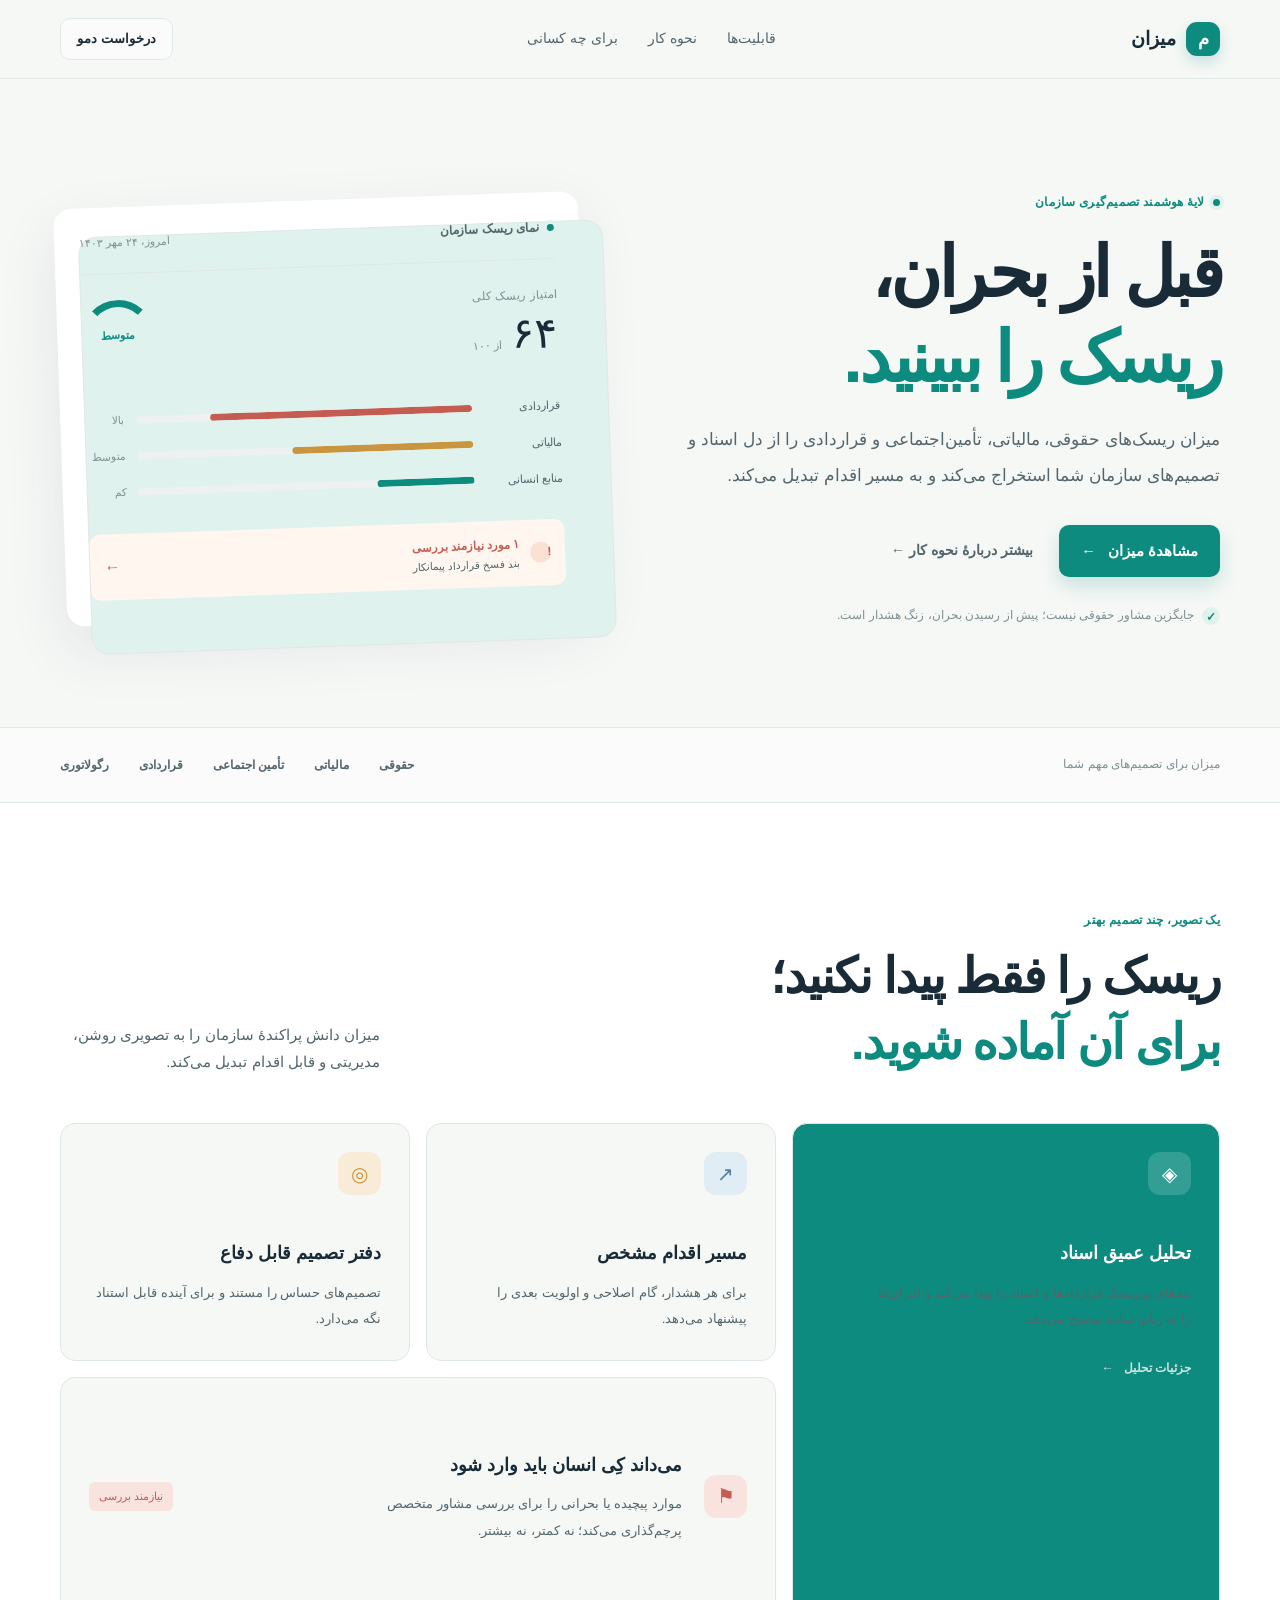
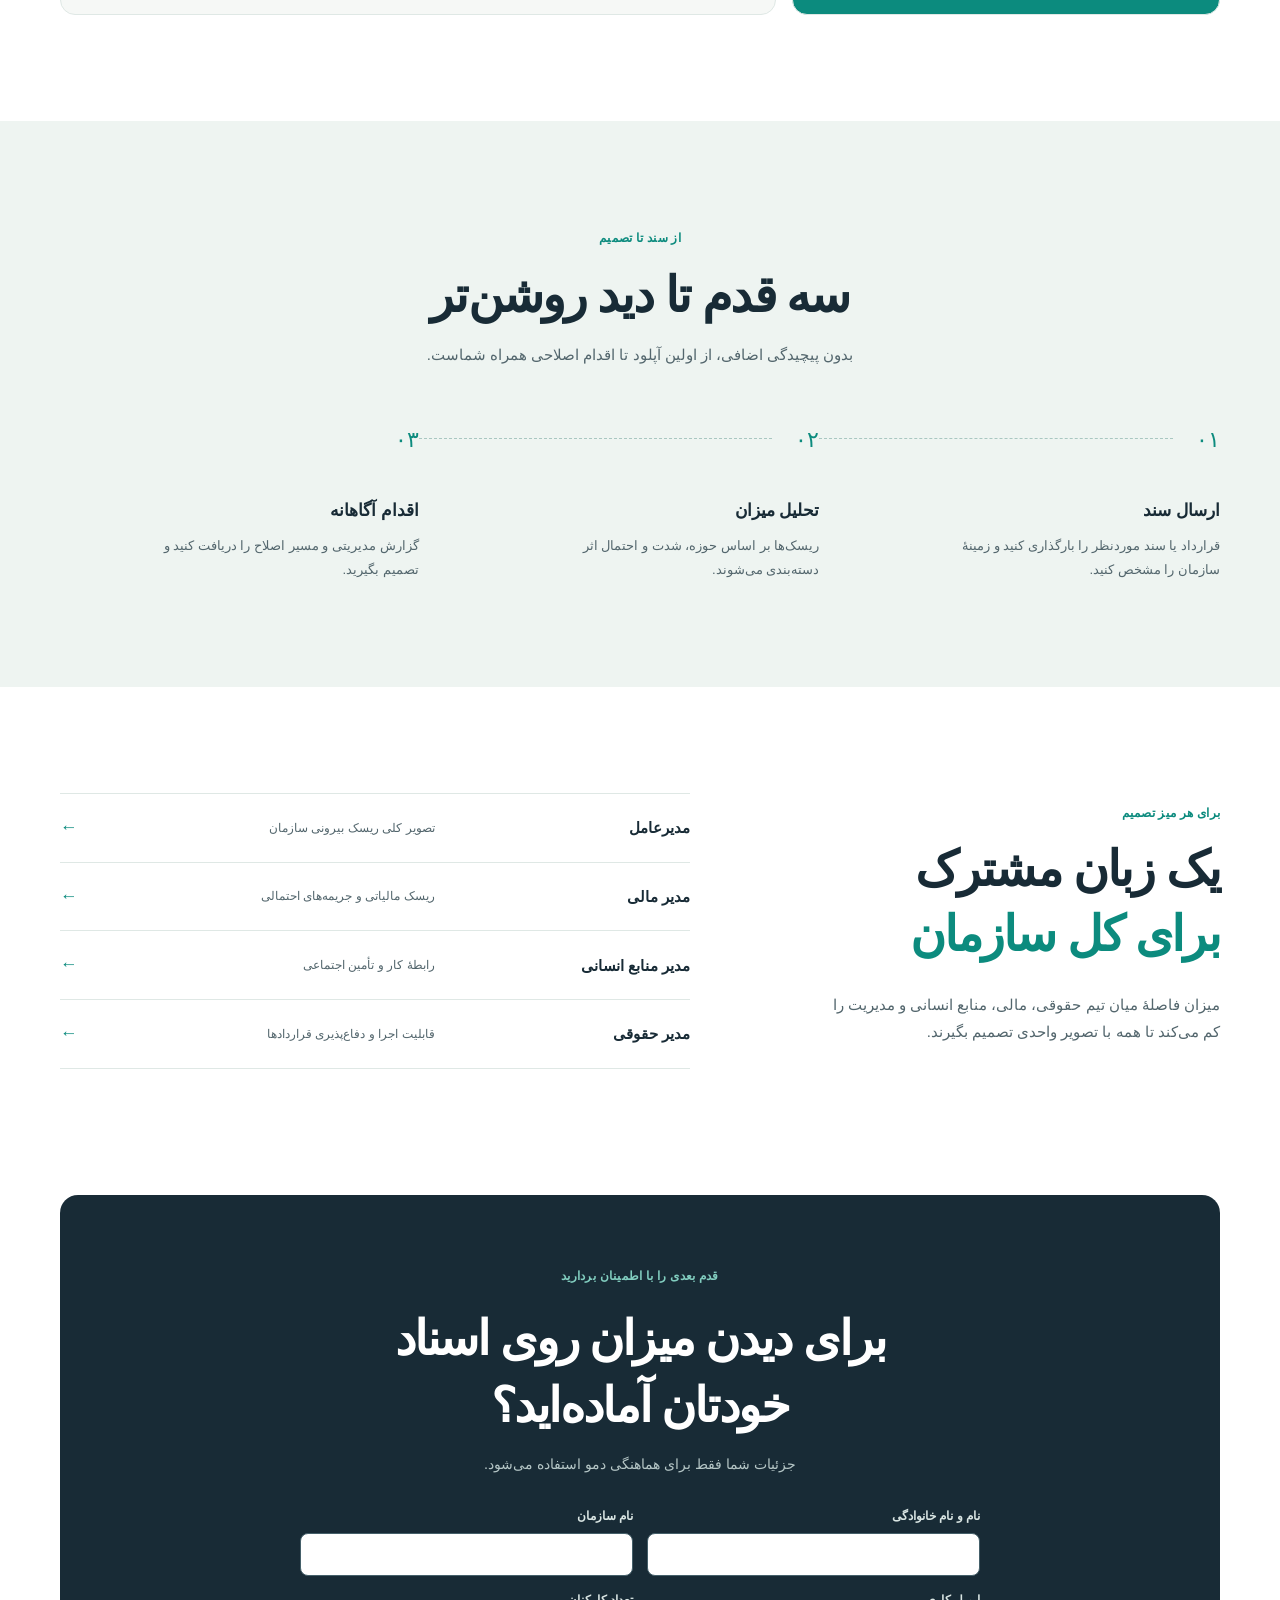
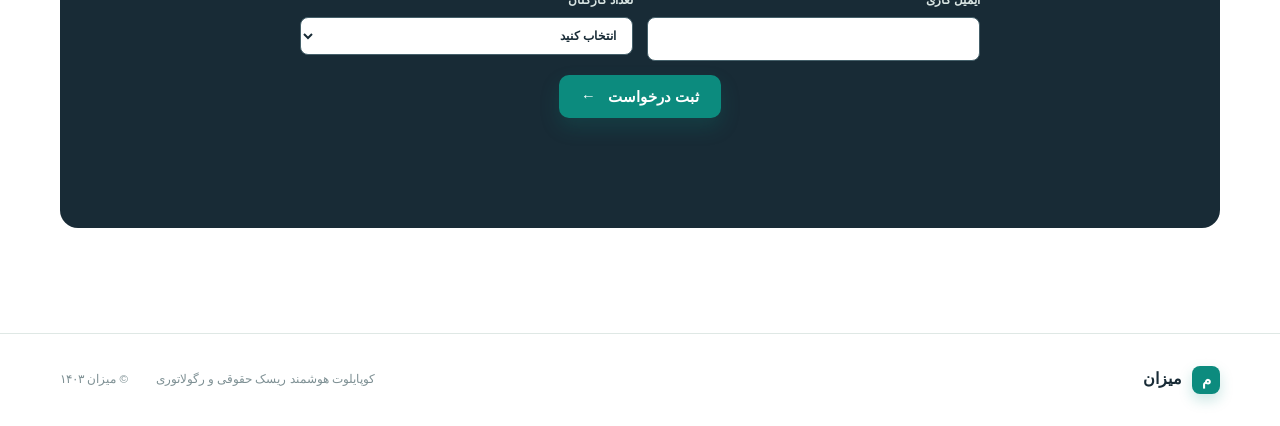
<file: landing/index.html>
<!DOCTYPE html>
<html lang="fa" dir="rtl">
<head>
  <meta charset="UTF-8" />
  <meta name="viewport" content="width=device-width, initial-scale=1.0" />
  <meta name="description" content="میزان، کوپایلوت هوشمند مدیریت ریسک‌های حقوقی و رگولاتوری برای سازمان‌های ایرانی." />
  <title>میزان — دید روشن‌تر به ریسک</title>
  <link rel="stylesheet" href="styles.css" />
</head>
<body>
  <header class="site-header">
    <div class="container nav-inner">
      <a class="brand" href="#top" aria-label="صفحه اصلی میزان">
        <span class="brand-mark" aria-hidden="true">م</span>
        <span>میزان</span>
      </a>
      <nav class="nav-links" aria-label="ناوبری اصلی">
        <a href="#features">قابلیت‌ها</a>
        <a href="#workflow">نحوه کار</a>
        <a href="#audience">برای چه کسانی</a>
      </nav>
      <a class="button button-outline button-small" href="#contact">درخواست دمو</a>
    </div>
  </header>

  <main id="top">
    <section class="hero section-shell">
      <div class="container hero-grid">
        <div class="hero-copy">
          <div class="eyebrow"><span class="status-dot"></span> لایهٔ هوشمند تصمیم‌گیری سازمان</div>
          <h1>قبل از بحران،<br /><span>ریسک را ببینید.</span></h1>
          <p class="hero-lead">میزان ریسک‌های حقوقی، مالیاتی، تأمین‌اجتماعی و قراردادی را از دل اسناد و تصمیم‌های سازمان شما استخراج می‌کند و به مسیر اقدام تبدیل می‌کند.</p>
          <div class="hero-actions">
            <a class="button button-primary" href="#contact">مشاهدهٔ میزان <span aria-hidden="true">←</span></a>
            <a class="text-link" href="#workflow">بیشتر دربارهٔ نحوه کار <span aria-hidden="true">←</span></a>
          </div>
          <div class="hero-note"><span class="check-icon" aria-hidden="true">✓</span> جایگزین مشاور حقوقی نیست؛ پیش از رسیدن بحران، زنگ هشدار است.</div>
        </div>

        <div class="risk-preview" aria-label="نمونه داشبورد تحلیل ریسک">
          <div class="preview-topbar">
            <div><span class="live-dot"></span> نمای ریسک سازمان</div>
            <span class="preview-date">امروز، ۲۴ مهر ۱۴۰۳</span>
          </div>
          <div class="risk-score-row">
            <div>
              <span class="label">امتیاز ریسک کلی</span>
              <strong>۶۴ <small>از ۱۰۰</small></strong>
            </div>
            <div class="score-ring"><span>متوسط</span></div>
          </div>
          <div class="risk-bars" aria-hidden="true">
            <div class="bar-item"><span>قراردادی</span><div class="bar"><i class="bar-high" style="width: 78%"></i></div><b>بالا</b></div>
            <div class="bar-item"><span>مالیاتی</span><div class="bar"><i class="bar-medium" style="width: 54%"></i></div><b>متوسط</b></div>
            <div class="bar-item"><span>منابع انسانی</span><div class="bar"><i class="bar-low" style="width: 29%"></i></div><b>کم</b></div>
          </div>
          <div class="preview-alert"><span class="alert-icon" aria-hidden="true">!</span><div><strong>۱ مورد نیازمند بررسی</strong><span>بند فسخ قرارداد پیمانکار</span></div><span class="arrow" aria-hidden="true">←</span></div>
        </div>
      </div>
    </section>

    <section class="signal-strip" aria-label="حوزه‌های تحلیل میزان">
      <div class="container signal-inner">
        <span class="signal-label">میزان برای تصمیم‌های مهم شما</span>
        <div class="signal-items"><span>حقوقی</span><span>مالیاتی</span><span>تأمین اجتماعی</span><span>قراردادی</span><span>رگولاتوری</span></div>
      </div>
    </section>

    <section id="features" class="section-shell features-section">
      <div class="container">
        <div class="section-heading"><div><div class="eyebrow">یک تصویر، چند تصمیم بهتر</div><h2>ریسک را فقط پیدا نکنید؛<br /><span>برای آن آماده شوید.</span></h2></div><p>میزان دانش پراکندهٔ سازمان را به تصویری روشن، مدیریتی و قابل اقدام تبدیل می‌کند.</p></div>
        <div class="feature-grid">
          <article class="feature-card feature-card-large"><div class="card-icon icon-teal">◈</div><h3>تحلیل عمیق اسناد</h3><p>بندهای پرریسک قراردادها و اسناد را پیدا می‌کند و اثر آن‌ها را به زبان ساده توضیح می‌دهد.</p><a class="card-link" href="#workflow">جزئیات تحلیل <span aria-hidden="true">←</span></a></article>
          <article class="feature-card"><div class="card-icon icon-blue">↗</div><h3>مسیر اقدام مشخص</h3><p>برای هر هشدار، گام اصلاحی و اولویت بعدی را پیشنهاد می‌دهد.</p></article>
          <article class="feature-card"><div class="card-icon icon-gold">◎</div><h3>دفتر تصمیم قابل دفاع</h3><p>تصمیم‌های حساس را مستند و برای آینده قابل استناد نگه می‌دارد.</p></article>
          <article class="feature-card feature-card-wide"><div class="card-icon icon-red">⚑</div><div><h3>می‌داند کِی انسان باید وارد شود</h3><p>موارد پیچیده یا بحرانی را برای بررسی مشاور متخصص پرچم‌گذاری می‌کند؛ نه کمتر، نه بیشتر.</p></div><span class="priority-tag">نیازمند بررسی</span></article>
        </div>
      </div>
    </section>

    <section id="workflow" class="workflow-section section-shell">
      <div class="container">
        <div class="section-heading centered"><div class="eyebrow">از سند تا تصمیم</div><h2>سه قدم تا دید روشن‌تر</h2><p>بدون پیچیدگی اضافی، از اولین آپلود تا اقدام اصلاحی همراه شماست.</p></div>
        <div class="steps-grid">
          <div class="step"><span class="step-number">۰۱</span><div class="step-line"></div><h3>ارسال سند</h3><p>قرارداد یا سند موردنظر را بارگذاری کنید و زمینهٔ سازمان را مشخص کنید.</p></div>
          <div class="step"><span class="step-number">۰۲</span><div class="step-line"></div><h3>تحلیل میزان</h3><p>ریسک‌ها بر اساس حوزه، شدت و احتمال اثر دسته‌بندی می‌شوند.</p></div>
          <div class="step"><span class="step-number">۰۳</span><div class="step-line"></div><h3>اقدام آگاهانه</h3><p>گزارش مدیریتی و مسیر اصلاح را دریافت کنید و تصمیم بگیرید.</p></div>
        </div>
      </div>
    </section>

    <section id="audience" class="audience-section section-shell">
      <div class="container audience-grid"><div><div class="eyebrow">برای هر میز تصمیم</div><h2>یک زبان مشترک<br /><span>برای کل سازمان</span></h2><p>میزان فاصلهٔ میان تیم حقوقی، مالی، منابع انسانی و مدیریت را کم می‌کند تا همه با تصویر واحدی تصمیم بگیرند.</p></div><div class="audience-list"><div><strong>مدیرعامل</strong><span>تصویر کلی ریسک بیرونی سازمان</span><b>←</b></div><div><strong>مدیر مالی</strong><span>ریسک مالیاتی و جریمه‌های احتمالی</span><b>←</b></div><div><strong>مدیر منابع انسانی</strong><span>رابطهٔ کار و تأمین اجتماعی</span><b>←</b></div><div><strong>مدیر حقوقی</strong><span>قابلیت اجرا و دفاع‌پذیری قراردادها</span><b>←</b></div></div></div>
    </section>

    <section id="contact" class="contact-section section-shell"><div class="container contact-card"><div class="eyebrow">قدم بعدی را با اطمینان بردارید</div><h2>برای دیدن میزان روی اسناد خودتان آماده‌اید؟</h2><p>جزئیات شما فقط برای هماهنگی دمو استفاده می‌شود.</p><form id="demo-form" class="demo-form"><label>نام و نام خانوادگی<input name="name" required minlength="2" autocomplete="name" /></label><label>نام سازمان<input name="organization" required minlength="2" autocomplete="organization" /></label><label>ایمیل کاری<input name="work_email" type="email" required autocomplete="email" /></label><label>تعداد کارکنان<select name="employee_count"><option value="">انتخاب کنید</option><option value="1">۱ تا ۱۰</option><option value="25">۱۱ تا ۵۰</option><option value="100">۵۱ تا ۲۰۰</option><option value="500">بیش از ۲۰۰</option></select></label><label class="honeypot" aria-hidden="true">وب‌سایت<input name="website" tabindex="-1" autocomplete="off" /></label><button class="button button-primary" type="submit">ثبت درخواست <span aria-hidden="true">←</span></button></form><p id="demo-status" class="form-status" role="status"></p></div></section>
  </main>

  <footer class="site-footer"><div class="container footer-inner"><a class="brand" href="#top"><span class="brand-mark" aria-hidden="true">م</span><span>میزان</span></a><span>کوپایلوت هوشمند ریسک حقوقی و رگولاتوری</span><span>© میزان ۱۴۰۳</span></div></footer>
  <script>
    document.getElementById("demo-form").addEventListener("submit", async (event) => {
      event.preventDefault();
      const form = event.currentTarget;
      const status = document.getElementById("demo-status");
      const payload = Object.fromEntries(new FormData(form));
      if (!payload.employee_count) delete payload.employee_count;
      else payload.employee_count = Number(payload.employee_count);
      status.textContent = "در حال ثبت درخواست…";
      try {
        const response = await fetch("/demo-requests", { method: "POST", headers: { "Content-Type": "application/json" }, body: JSON.stringify(payload) });
        if (!response.ok) throw new Error();
        form.reset();
        status.textContent = "درخواست شما ثبت شد؛ به‌زودی برای هماهنگی دمو با شما تماس می‌گیریم.";
      } catch {
        status.textContent = "ثبت درخواست ممکن نشد. لطفاً دوباره تلاش کنید.";
      }
    });
  </script>
</body>
</html>
</file>
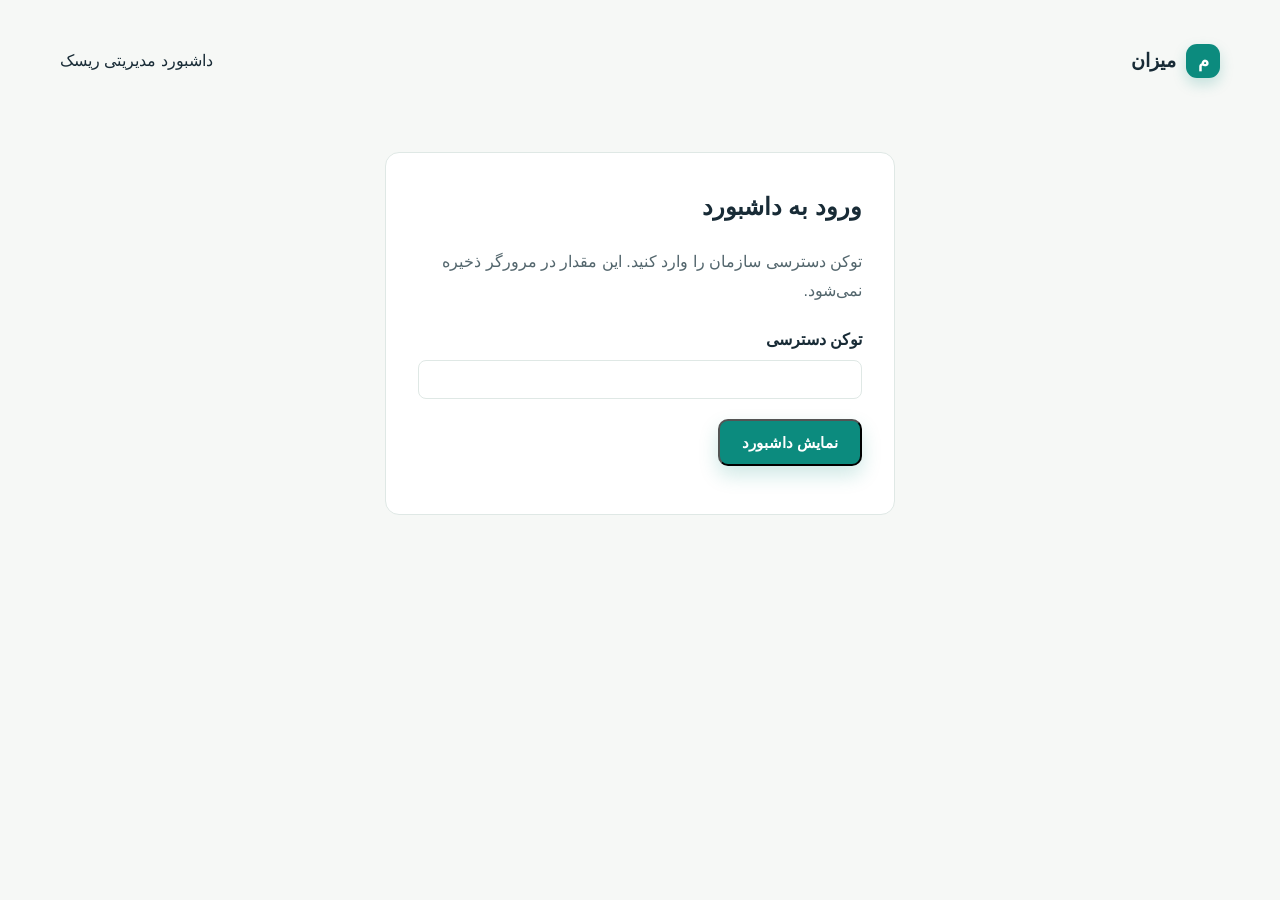
<file: landing/dashboard.html>
<!doctype html>
<html lang="fa" dir="rtl">
<head><meta charset="utf-8"><meta name="viewport" content="width=device-width,initial-scale=1"><title>میزان | داشبورد مدیریت</title><link rel="stylesheet" href="styles.css"></head>
<body class="admin-page"><main class="container admin-shell"><header class="admin-header"><a class="brand" href="index.html"><span class="brand-mark">م</span>میزان</a><span>داشبورد مدیریتی ریسک</span></header><section id="login" class="admin-login"><h1>ورود به داشبورد</h1><p>توکن دسترسی سازمان را وارد کنید. این مقدار در مرورگر ذخیره نمی‌شود.</p><form id="token-form"><label>توکن دسترسی<input id="token" type="password" required autocomplete="off"></label><button class="button button-primary">نمایش داشبورد</button></form><p id="login-status" role="status"></p></section><section id="dashboard" hidden><div class="dashboard-heading"><div><div class="eyebrow">نمای امروز</div><h1>تصویر ریسک سازمان</h1></div><div><button id="audit-export" type="button" class="button button-outline">دریافت گزارش حسابرسی</button><button id="logout" type="button" class="button button-outline">خروج</button></div></div><div class="metric-grid"><article><span>تصمیم‌های ثبت‌شده</span><strong id="decision-count">—</strong></article><article><span>موارد بحرانی</span><strong id="critical-count">—</strong></article><article><span>هشدارهای خوانده‌نشده</span><strong id="alert-count">—</strong></article></div><div class="dashboard-grid"><article class="admin-card"><h2>توزیع سطح ریسک</h2><div id="risk-distribution"></div></article><article class="admin-card"><h2>تصمیم‌های اخیر</h2><div id="recent-decisions"></div></article><article class="admin-card"><h2>تعهدات و سررسیدها</h2><div id="obligations"></div></article><article class="admin-card"><h2>بررسی‌های انسانی</h2><div id="reviews"></div></article><article class="admin-card"><h2>پرتفوی قراردادها</h2><div id="portfolio"></div></article><article class="admin-card"><h2>بازبینی قرارداد با playbook</h2><form id="review-form" class="review-form"><label>شناسه قرارداد<input name="contract_key" required></label><label>نسخه<input name="version" required></label><button class="button button-primary" type="submit">بازبینی</button></form><div id="review-result"></div></article></div><p id="action-status" role="status" aria-live="polite"></p></section></main><script src="dashboard.js"></script></body></html>
</file>
<file: landing/styles.css>
:root {
  --ink: #182b36;
  --ink-soft: #53666d;
  --muted: #7e9094;
  --paper: #f6f8f6;
  --surface: #ffffff;
  --line: #dfe8e5;
  --teal: #0c8b7e;
  --teal-dark: #05685f;
  --teal-soft: #dff2ed;
  --blue: #527d9c;
  --gold: #c9963f;
  --red: #c45c52;
  --shadow: 0 24px 60px rgba(27, 61, 64, 0.1);
}

* { box-sizing: border-box; }
html { scroll-behavior: smooth; }
body { margin: 0; background: var(--paper); color: var(--ink); font-family: "Vazirmatn", Tahoma, sans-serif; line-height: 1.8; }
a { color: inherit; }
.container { width: min(1160px, calc(100% - 48px)); margin: 0 auto; }
.site-header { position: sticky; top: 0; z-index: 10; border-bottom: 1px solid rgba(223, 232, 229, 0.9); background: rgba(246, 248, 246, 0.9); backdrop-filter: blur(14px); }
.nav-inner, .footer-inner { display: flex; align-items: center; justify-content: space-between; min-height: 78px; gap: 28px; }
.brand { display: inline-flex; align-items: center; gap: 10px; color: var(--ink); font-size: 1.18rem; font-weight: 800; text-decoration: none; }
.brand-mark { display: grid; place-items: center; width: 34px; height: 34px; border-radius: 11px; background: var(--teal); color: #fff; font-size: 1.15rem; box-shadow: 0 6px 14px rgba(12, 139, 126, 0.22); }
.nav-links { display: flex; gap: 30px; margin-right: auto; margin-left: auto; }
.nav-links a, .text-link { color: var(--ink-soft); font-size: 0.9rem; text-decoration: none; transition: color 180ms ease; }
.nav-links a:hover, .text-link:hover { color: var(--teal); }
.button { display: inline-flex; align-items: center; justify-content: center; gap: 12px; border-radius: 10px; padding: 13px 22px; font-weight: 700; font-size: 0.92rem; text-decoration: none; transition: transform 180ms ease, box-shadow 180ms ease, background 180ms ease; }
.button:hover { transform: translateY(-2px); }
.button-primary { background: var(--teal); color: #fff; box-shadow: 0 9px 20px rgba(12, 139, 126, 0.2); }
.button-primary:hover { background: var(--teal-dark); box-shadow: 0 12px 26px rgba(12, 139, 126, 0.28); }
.button-outline { border: 1px solid var(--line); color: var(--ink); background: rgba(255, 255, 255, 0.45); }
.button-outline:hover { border-color: var(--teal); color: var(--teal); }
.button-small { padding: 8px 16px; font-size: 0.83rem; }
.section-shell { padding: 106px 0; }
.hero { padding-top: 112px; padding-bottom: 100px; overflow: hidden; }
.hero-grid { display: grid; grid-template-columns: minmax(0, 1.02fr) minmax(390px, 0.98fr); align-items: center; gap: 88px; }
.eyebrow { display: flex; align-items: center; gap: 9px; color: var(--teal); font-size: 0.77rem; font-weight: 800; letter-spacing: 0.02em; }
.status-dot, .live-dot { width: 7px; height: 7px; border-radius: 50%; background: var(--teal); box-shadow: 0 0 0 4px var(--teal-soft); }
.hero h1 { margin: 18px 0 22px; color: var(--ink); font-size: clamp(2.8rem, 5.5vw, 5rem); font-weight: 800; line-height: 1.2; letter-spacing: -0.05em; }
h1 span, h2 span { color: var(--teal); }
.hero-lead { max-width: 600px; margin: 0; color: var(--ink-soft); font-size: 1.08rem; line-height: 2.05; }
.hero-actions { display: flex; align-items: center; gap: 26px; margin-top: 32px; }
.text-link { font-weight: 700; }
.hero-note { display: flex; align-items: center; gap: 8px; margin-top: 27px; color: var(--muted); font-size: 0.78rem; }
.check-icon { display: grid; place-items: center; width: 18px; height: 18px; border-radius: 50%; background: var(--teal-soft); color: var(--teal); font-size: 0.72rem; font-weight: 800; }
.risk-preview { position: relative; padding: 24px; border: 1px solid rgba(255, 255, 255, 0.8); border-radius: 18px; background: var(--surface); box-shadow: var(--shadow); transform: rotate(-2deg); }
.risk-preview::before { position: absolute; z-index: -1; top: 28px; right: -25px; width: 100%; height: 100%; border: 1px solid var(--line); border-radius: 18px; background: var(--teal-soft); content: ""; }
.preview-topbar, .risk-score-row, .bar-item, .preview-alert { display: flex; align-items: center; justify-content: space-between; }
.preview-topbar { padding-bottom: 19px; border-bottom: 1px solid var(--line); color: var(--ink-soft); font-size: 0.76rem; font-weight: 700; }
.preview-topbar > div { display: flex; align-items: center; gap: 8px; }
.preview-date { color: var(--muted); font-size: 0.68rem; font-weight: 400; }
.risk-score-row { padding: 25px 0 18px; }
.label { display: block; color: var(--muted); font-size: 0.72rem; }
.risk-score-row strong { display: block; margin-top: 3px; color: var(--ink); font-family: Georgia, serif; font-size: 2.65rem; font-weight: 400; line-height: 1.2; direction: rtl; }
.risk-score-row small { color: var(--muted); font-family: inherit; font-size: 0.7rem; }
.score-ring { display: grid; place-items: center; width: 72px; height: 72px; border: 7px solid var(--teal-soft); border-top-color: var(--teal); border-radius: 50%; color: var(--teal); font-size: 0.68rem; font-weight: 800; }
.risk-bars { padding: 3px 0 15px; }
.bar-item { gap: 12px; margin: 16px 0; color: var(--ink-soft); font-size: 0.7rem; }
.bar-item > span { width: 76px; }
.bar { flex: 1; height: 7px; overflow: hidden; border-radius: 20px; background: #edf2f0; }
.bar i { display: block; height: 100%; border-radius: inherit; }
.bar-high { background: var(--red); }.bar-medium { background: var(--gold); }.bar-low { background: var(--teal); }
.bar-item b { width: 39px; color: var(--muted); font-size: 0.66rem; font-weight: 400; }
.preview-alert { gap: 11px; padding: 13px 14px; border-radius: 10px; background: #fff7ef; color: var(--red); font-size: 0.75rem; }
.alert-icon { display: grid; flex: 0 0 21px; place-items: center; width: 21px; height: 21px; border-radius: 50%; background: #fbe1d4; font-weight: 800; }
.preview-alert div { flex: 1; }.preview-alert strong, .preview-alert span { display: block; }.preview-alert strong { font-size: 0.73rem; }.preview-alert div span { color: var(--ink-soft); font-size: 0.66rem; }.preview-alert .arrow { font-size: 1rem; }
.signal-strip { border-top: 1px solid var(--line); border-bottom: 1px solid var(--line); background: rgba(255, 255, 255, 0.42); }
.signal-inner { display: flex; align-items: center; justify-content: space-between; gap: 25px; min-height: 74px; }.signal-label { color: var(--muted); font-size: 0.76rem; }.signal-items { display: flex; flex-wrap: wrap; gap: 30px; color: var(--ink-soft); font-size: 0.78rem; font-weight: 700; }
.features-section { background: var(--surface); }.section-heading { display: flex; align-items: flex-end; justify-content: space-between; gap: 48px; margin-bottom: 48px; }.section-heading h2, .audience-grid h2 { margin: 13px 0 0; font-size: clamp(2rem, 3.8vw, 3.15rem); line-height: 1.35; letter-spacing: -0.04em; }.section-heading > p { max-width: 320px; margin: 0; color: var(--ink-soft); font-size: 0.93rem; }.feature-grid { display: grid; grid-template-columns: 1.1fr 0.9fr 0.9fr; gap: 16px; }.feature-card { position: relative; min-height: 238px; padding: 28px; border: 1px solid var(--line); border-radius: 15px; background: var(--paper); transition: transform 180ms ease, box-shadow 180ms ease; }.feature-card:hover { transform: translateY(-4px); box-shadow: 0 15px 30px rgba(27, 61, 64, 0.08); }.feature-card-large { grid-row: span 2; min-height: 492px; background: var(--teal); color: #fff; }.feature-card-large p, .feature-card-large .card-link { color: rgba(255, 255, 255, 0.78); }.feature-card-wide { display: flex; align-items: center; gap: 22px; grid-column: span 2; min-height: 238px; }.card-icon { display: grid; place-items: center; width: 43px; height: 43px; margin-bottom: 42px; border-radius: 12px; font-size: 1.25rem; }.feature-card-wide .card-icon { flex: 0 0 43px; margin: 0; }.icon-teal { background: rgba(255, 255, 255, 0.16); color: #fff; }.icon-blue { background: #e1edf4; color: var(--blue); }.icon-gold { background: #f8ecd9; color: var(--gold); }.icon-red { background: #f8e3df; color: var(--red); }.feature-card h3 { margin: 0 0 10px; font-size: 1.12rem; }.feature-card p { max-width: 320px; margin: 0; color: var(--ink-soft); font-size: 0.84rem; line-height: 1.95; }.card-link { display: inline-flex; gap: 10px; margin-top: 25px; color: var(--teal); font-size: 0.77rem; font-weight: 800; text-decoration: none; }.priority-tag { margin-right: auto; padding: 5px 10px; border-radius: 6px; background: #f8e3df; color: var(--red); font-size: 0.68rem; white-space: nowrap; }
.workflow-section { background: #eef4f1; }.centered { display: block; text-align: center; }.centered .eyebrow { justify-content: center; }.centered > p { max-width: 430px; margin: 14px auto 0; }.steps-grid { display: grid; grid-template-columns: repeat(3, 1fr); gap: 42px; }.step { position: relative; padding-top: 4px; }.step-number { display: block; color: var(--teal); font-family: Georgia, serif; font-size: 1.35rem; }.step-line { position: absolute; top: 21px; right: 47px; left: -42px; border-top: 1px dashed #a9c7c1; }.step:last-child .step-line { display: none; }.step h3 { margin: 35px 0 8px; font-size: 1.08rem; }.step p { max-width: 260px; margin: 0; color: var(--ink-soft); font-size: 0.82rem; }
.audience-section { background: var(--surface); }.audience-grid { display: grid; grid-template-columns: 0.8fr 1.2fr; gap: 110px; align-items: center; }.audience-grid > div:first-child > p { max-width: 390px; margin-top: 24px; color: var(--ink-soft); font-size: 0.93rem; }.audience-list { border-top: 1px solid var(--line); }.audience-list > div { display: grid; grid-template-columns: 0.7fr 1fr auto; align-items: center; gap: 18px; padding: 18px 0; border-bottom: 1px solid var(--line); }.audience-list strong { font-size: 0.94rem; }.audience-list span { color: var(--ink-soft); font-size: 0.78rem; }.audience-list b { color: var(--teal); font-size: 1.1rem; }
.contact-section { padding-top: 20px; padding-bottom: 105px; background: var(--surface); }.contact-card { padding: 70px 20px; border-radius: 18px; background: var(--ink); color: #fff; text-align: center; }.contact-card .eyebrow { justify-content: center; color: #81cdbf; }.contact-card h2 { max-width: 620px; margin: 18px auto 13px; font-size: clamp(1.9rem, 4vw, 3rem); line-height: 1.4; letter-spacing: -0.04em; }.contact-card p { margin: 0 auto 28px; color: #b5c6c6; font-size: 0.9rem; }.demo-form { display: grid; grid-template-columns: repeat(2, minmax(0, 1fr)); gap: 14px; max-width: 680px; margin: 0 auto; text-align: right; }.demo-form label { color: #d9e5e3; font-size: 0.75rem; font-weight: 700; }.demo-form input, .demo-form select { width: 100%; margin-top: 5px; padding: 10px 12px; border: 1px solid #45606a; border-radius: 8px; background: #fff; color: var(--ink); font: inherit; }.demo-form button { grid-column: 1 / -1; justify-self: center; border: 0; cursor: pointer; }.honeypot { position: absolute; right: -9999px; }.form-status { min-height: 24px; margin: 16px 0 0 !important; color: #b7e4db !important; }.site-footer { border-top: 1px solid var(--line); background: var(--surface); }.footer-inner { min-height: 92px; color: var(--muted); font-size: 0.72rem; }.footer-inner .brand { margin-left: auto; color: var(--ink); font-size: 1rem; }.footer-inner .brand-mark { width: 28px; height: 28px; border-radius: 8px; font-size: 0.95rem; }
@media (max-width: 900px) { .hero-grid { gap: 55px; }.feature-grid { grid-template-columns: repeat(2, 1fr); }.feature-card-large { grid-row: span 1; min-height: 300px; }.feature-card-wide { grid-column: span 2; }.audience-grid { gap: 55px; } }
@media (max-width: 680px) { .container { width: min(100% - 32px, 520px); }.nav-inner { min-height: 68px; }.nav-links { display: none; }.button-small { padding: 7px 12px; }.hero { padding-top: 72px; padding-bottom: 75px; }.hero-grid, .audience-grid { grid-template-columns: 1fr; }.hero h1 { font-size: 3.05rem; }.hero-actions { align-items: flex-start; flex-direction: column; gap: 18px; }.risk-preview { margin: 18px 10px 0 0; transform: rotate(0); }.risk-preview::before { top: 16px; right: -10px; }.signal-inner { align-items: flex-start; flex-direction: column; justify-content: center; padding-top: 18px; padding-bottom: 18px; }.signal-items { gap: 7px 18px; }.section-shell { padding: 75px 0; }.section-heading { display: block; margin-bottom: 34px; }.section-heading > p { margin-top: 20px; }.feature-grid { grid-template-columns: 1fr; }.feature-card-large, .feature-card-wide { grid-column: auto; min-height: auto; }.feature-card-large { min-height: 300px; }.feature-card-wide { display: block; }.feature-card-wide .card-icon { margin-bottom: 25px; }.priority-tag { display: inline-block; margin-top: 20px; }.steps-grid { grid-template-columns: 1fr; gap: 29px; }.step-line { top: 42px; right: 21px; left: auto; height: calc(100% + 16px); border-top: 0; border-right: 1px dashed #a9c7c1; }.step:last-child .step-line { display: none; }.step h3 { margin: 10px 0 5px 45px; }.step p { margin-right: 45px; }.audience-grid { gap: 35px; }.audience-list > div { grid-template-columns: 0.65fr 1fr auto; gap: 10px; }.contact-section { padding-bottom: 75px; }.contact-card { padding: 48px 18px; }.footer-inner { align-items: flex-start; flex-wrap: wrap; padding-top: 22px; padding-bottom: 22px; }.footer-inner .brand { width: 100%; margin: 0; } }
@media (prefers-reduced-motion: reduce) { html { scroll-behavior: auto; }.button, .feature-card { transition: none; } }
.admin-page { min-height: 100vh; }.admin-shell { padding-top: 44px; padding-bottom: 80px; }.admin-header, .dashboard-heading { display: flex; align-items: center; justify-content: space-between; gap: 20px; }.admin-login, .admin-card, .metric-grid article { border: 1px solid var(--line); border-radius: 14px; background: var(--surface); }.admin-login { max-width: 510px; margin: 74px auto; padding: 32px; }.admin-login h1 { margin-top: 0; }.admin-login p { color: var(--ink-soft); }.admin-login label { display: grid; gap: 6px; margin: 20px 0; font-weight: 700; }.admin-login input { padding: 11px; border: 1px solid var(--line); border-radius: 8px; direction: ltr; }.metric-grid { display: grid; grid-template-columns: repeat(3, 1fr); gap: 16px; margin: 32px 0 16px; }.metric-grid article, .admin-card { padding: 24px; }.metric-grid span, .decision-row span { display: block; color: var(--muted); font-size: .8rem; }.metric-grid strong { display: block; margin-top: 8px; color: var(--teal); font-size: 2rem; }.dashboard-grid { display: grid; grid-template-columns: .8fr 1.2fr; gap: 16px; }.admin-card h2 { margin-top: 0; font-size: 1rem; }.review-form { display: grid; gap: 10px; margin-bottom: 16px; }.review-form label { display: grid; gap: 4px; font-size: .8rem; font-weight: 700; }.review-form input { padding: 8px 10px; border: 1px solid var(--line); border-radius: 8px; direction: ltr; }.review-score { font-weight: 800; color: var(--teal); }
.risk-row, .decision-row { display: flex; justify-content: space-between; padding: 12px 0; border-bottom: 1px solid var(--line); }.decision-row { display: block; }.decision-row strong { display: block; margin-bottom: 4px; } @media (max-width: 680px) { .demo-form, .metric-grid, .dashboard-grid { grid-template-columns: 1fr; }.admin-header, .dashboard-heading { align-items: flex-start; flex-direction: column; } }
</file>
